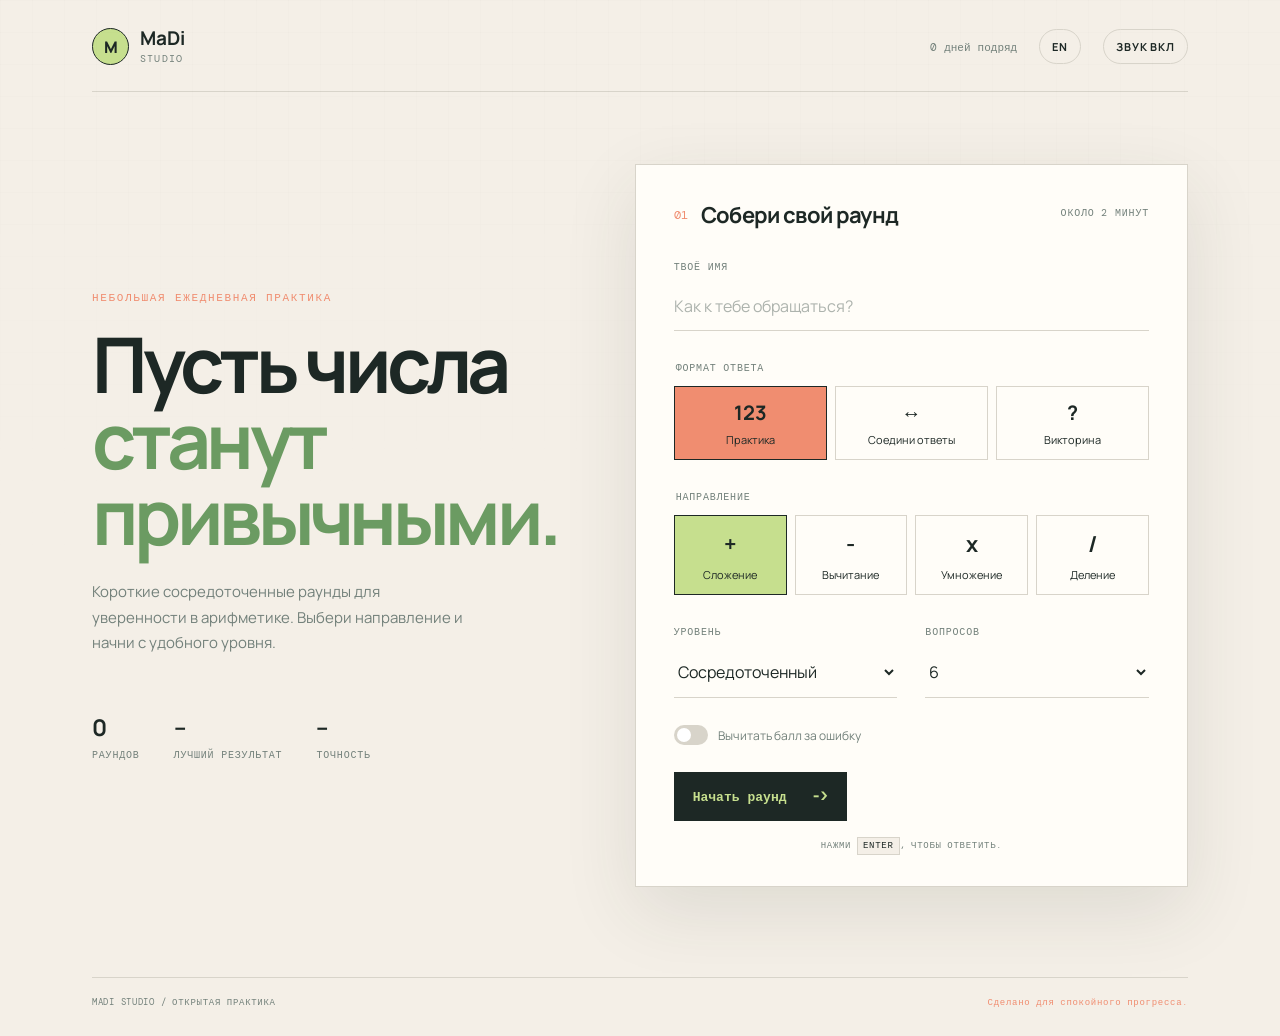
<file: index.html>
<!doctype html>
<html lang="ru">
<head>
  <meta charset="UTF-8" />
  <meta name="viewport" content="width=device-width, initial-scale=1" />
  <meta name="theme-color" content="#f4efe7" />
  <meta name="description" content="Calm arithmetic practice in the browser: short rounds of addition, subtraction, multiplication and division." />
  <title>MaDi Studio | Arithmetic practice</title>
  <link rel="icon" href="assets/images/madi_favicon.png" />
  <link rel="apple-touch-icon" href="assets/icons/android/android-launchericon-192-192.png" />
  <link rel="manifest" href="manifest.json" />
  <link rel="stylesheet" href="css/reimagined.css" />
</head>
<body>
  <div class="app-shell">
    <header class="topbar">
      <a class="brand" href="./" aria-label="MaDi Studio home"><span class="brand-mark">M</span><span><strong>MaDi</strong><small>studio</small></span></a>
      <div class="topbar-actions">
        <span class="streak" id="streakLabel">0 day streak</span>
        <button class="icon-button" id="languageToggle" type="button">EN</button>
        <button class="icon-button" id="soundToggle" type="button" aria-label="Toggle sound" title="Toggle sound">Sound on</button>
      </div>
    </header>
    <main>
      <section class="view setup-view" id="setupView" aria-labelledby="setupTitle">
        <div class="intro-copy">
          <p class="eyebrow" id="introEyebrow">A small daily practice</p>
          <h1 id="setupTitle"><span id="titleLead">Make numbers</span><br /><em id="titleEm">feel natural.</em></h1>
          <p class="intro-text" id="introText">Short, focused rounds for building arithmetic confidence. Choose a lane and start where you are.</p>
          <div class="mini-stats" aria-label="Your progress">
            <div><strong id="sessionCount">0</strong><span id="sessionsLabel">sessions</span></div>
            <div><strong id="bestScore">--</strong><span id="bestScoreLabel">best score</span></div>
            <div><strong id="accuracyStat">--</strong><span id="accuracyLabel">accuracy</span></div>
          </div>
        </div>
        <form class="setup-panel" id="setupForm">
          <div class="panel-heading">
            <div><span class="step-number">01</span><h2 id="buildTitle">Build your round</h2></div>
            <span class="panel-note" id="panelNote">about 2 min</span>
          </div>
          <label class="field-label" id="nameLabel" for="playerName">Your name</label>
          <input class="text-input" id="playerName" maxlength="24" placeholder="What should we call you?" autocomplete="name" />
          <fieldset>
            <legend id="modeLegend">Answer mode</legend>
            <div class="mode-grid">
              <label class="mode-card"><input type="radio" name="mode" value="practice" checked /><strong>123</strong><span id="modePractice">Practice</span></label>
              <label class="mode-card"><input type="radio" name="mode" value="match" /><strong>&harr;</strong><span id="modeMatch">Match answers</span></label>
              <label class="mode-card"><input type="radio" name="mode" value="quiz" /><strong>?</strong><span id="modeQuiz">Quiz</span></label>
            </div>
          </fieldset>
          <fieldset>
            <legend id="operationLegend">Practice lane</legend>
            <div class="choice-grid" id="operationChoices">
              <label class="choice-card"><input type="radio" name="operation" value="addition" checked /><span class="choice-symbol">+</span><span id="additionLabel">Addition</span></label>
              <label class="choice-card"><input type="radio" name="operation" value="subtraction" /><span class="choice-symbol">-</span><span id="subtractionLabel">Subtraction</span></label>
              <label class="choice-card"><input type="radio" name="operation" value="multiplication" /><span class="choice-symbol">x</span><span id="multiplicationLabel">Multiply</span></label>
              <label class="choice-card"><input type="radio" name="operation" value="division" /><span class="choice-symbol">/</span><span id="divisionLabel">Divide</span></label>
            </div>
          </fieldset>
          <div class="field-row">
            <div class="field-group">
              <label class="field-label" id="levelLabel" for="difficulty">Level</label>
              <select class="text-input" id="difficulty">
                <option value="very_easy">Warm up</option>
                <option value="easy">Steady</option>
                <option value="medium" selected>Focused</option>
                <option value="hard">Stretch</option>
                <option value="very_hard">Challenge</option>
              </select>
            </div>
            <div class="field-group">
              <label class="field-label" id="questionsLabel" for="questionCount">Questions</label>
              <select class="text-input" id="questionCount">
                <option value="6">6</option>
                <option value="7">7</option>
                <option value="8">8</option>
                <option value="9">9</option>
                <option value="10">10</option>
                <option value="12">12</option>
              </select>
            </div>
          </div>
          <label class="switch-row">
            <input type="checkbox" id="negativeMarking" />
            <span class="switch"></span>
            <span id="negativeLabel">Subtract a point for wrong answers</span>
          </label>
          <button class="primary-button" type="submit"><span id="startLabel">Start a round</span> <span>-></span></button>
          <p class="form-hint" id="formHint">Press <kbd>Enter</kbd> to submit each answer.</p>
        </form>
      </section>
      <section class="view countdown-view" id="countdownView" hidden>
        <p class="eyebrow" id="countdownEyebrow">Get ready</p>
        <div class="countdown-number" id="countdownNumber">3</div>
        <p id="countdownText">Clear desk. Clear mind.</p>
      </section>
      <section class="view practice-view" id="practiceView" hidden aria-labelledby="practiceTitle">
        <div class="practice-header">
          <div>
            <p class="eyebrow" id="practiceTitle">Focused round</p>
            <h2 id="operationTitle">Addition</h2>
          </div>
          <div class="progress-copy">
            <span id="questionProgress">1 / 6</span>
            <div class="progress-track"><span id="progressBar"></span></div>
          </div>
        </div>
        <div class="practice-layout">
          <div class="problem-panel">
            <span class="problem-label" id="problemLabel">Solve this</span>
            <div class="problem" id="problemText">12 + 8</div>
            <div class="answer-row">
              <input id="answerInput" type="number" inputmode="numeric" autocomplete="off" aria-label="Your answer" />
              <div class="answer-options" id="answerOptions"></div>
              <button class="primary-button" id="submitAnswer" type="button"><span id="checkLabel">Check</span> <span>Enter</span></button>
            </div>
            <p class="feedback" id="feedback" role="status"></p>
          </div>
          <aside class="session-sidebar">
            <div class="side-stat"><span id="scoreLabel">Score</span><strong id="liveScore">0</strong></div>
            <div class="side-stat"><span id="timeLabel">Time</span><strong id="timer">00:00</strong></div>
            <div class="side-stat"><span id="liveAccuracyLabel">Accuracy</span><strong id="liveAccuracy">--</strong></div>
            <button class="text-button" id="quitRound" type="button">End round</button>
          </aside>
        </div>
      </section>
      <section class="view result-view" id="resultView" hidden aria-labelledby="resultTitle">
        <div class="result-hero">
          <p class="eyebrow" id="resultEyebrow">Round complete</p>
          <h1 id="resultTitle"><span id="resultNice">Nice work, </span><span id="resultName">friend</span>.</h1>
          <div class="score-ring"><strong id="resultScore">8</strong><span id="pointsLabel">points</span></div>
          <p id="resultMessage">A little practice goes a long way.</p>
        </div>
        <div class="result-grid">
          <div><span id="resultAccuracyLabel">Accuracy</span><strong id="resultAccuracy">80%</strong></div>
          <div><span id="resultTimeLabel">Time</span><strong id="resultTime">00:42</strong></div>
          <div><span id="resultCorrectLabel">Correct</span><strong id="resultCorrect">8 / 10</strong></div>
        </div>
        <div class="result-actions">
          <button class="primary-button" id="sameRound" type="button"><span id="againLabel">Play again</span> <span>-></span></button>
          <button class="secondary-button" id="newRound" type="button">Change setup</button>
        </div>
        <div class="review-list" id="reviewList"></div>
      </section>
    </main>
    <footer><span id="footerLeft">MADI STUDIO / OPEN PRACTICE</span><span id="footerRight">Built for calm progress.</span></footer>
  </div>
  <script src="js/reimagined.js"></script>
</body>
</html>
</file>
<file: css/reimagined.css>
@import url('https://fonts.googleapis.com/css2?family=DM+Mono:wght@400;500&family=Manrope:wght@400;500;600;700;800&display=swap');
.mode-grid{display:grid;grid-template-columns:repeat(3,1fr);gap:8px}.mode-card{border:1px solid var(--line);padding:12px 8px;display:flex;flex-direction:column;align-items:center;gap:6px;font-size:10px;cursor:pointer;text-align:center}.mode-card input{display:none}.mode-card:has(input:checked){background:var(--coral);border-color:var(--ink)}.mode-card strong{font-size:20px}.answer-options{display:none;grid-template-columns:repeat(2,1fr);gap:8px;flex:1}.answer-options button{border:1px solid var(--line);background:var(--paper);padding:12px;font-weight:700}.answer-options button:hover,.answer-options button:focus{background:var(--lime);border-color:var(--ink)}.practice-view[data-mode="match"] .answer-options,.practice-view[data-mode="quiz"] .answer-options{display:grid}.practice-view[data-mode="match"] #answerInput,.practice-view[data-mode="match"] #submitAnswer,.practice-view[data-mode="quiz"] #answerInput,.practice-view[data-mode="quiz"] #submitAnswer{display:none}.practice-view[data-mode="match"] .problem-label:after{content:' / connect the answer'}.practice-view[data-mode="quiz"] .problem-label:after{content:' / choose one'}.language-ru .practice-view[data-mode="match"] .problem-label:after{content:' / соедини ответ'}.language-ru .practice-view[data-mode="quiz"] .problem-label:after{content:' / выбери вариант'}.language-ru .choice-card,.language-ru .mode-card{font-size:11px}@media(max-width:480px){.mode-grid{grid-template-columns:1fr 1fr 1fr}.answer-options{width:100%}}

:root{--ink:#1d2825;--muted:#73817b;--paper:#f4efe7;--panel:#fffdf8;--lime:#c6df8e;--coral:#f08d70;--line:#d8d4ca;--shadow:0 24px 70px rgba(48,54,42,.11)}
*{box-sizing:border-box}body{margin:0;background:var(--paper);color:var(--ink);font-family:Manrope,sans-serif;min-width:320px}body:before{content:'';position:fixed;inset:0;pointer-events:none;opacity:.22;background-image:linear-gradient(rgba(29,40,37,.05) 1px,transparent 1px),linear-gradient(90deg,rgba(29,40,37,.05) 1px,transparent 1px);background-size:32px 32px;mask-image:linear-gradient(to bottom,black,transparent 75%)}button,input,select{font:inherit}button{cursor:pointer}button:focus-visible,input:focus-visible,select:focus-visible{outline:3px solid var(--coral);outline-offset:3px}.app-shell{max-width:1180px;margin:auto;padding:28px 42px;min-height:100vh;display:flex;flex-direction:column}.topbar{display:flex;justify-content:space-between;align-items:center;padding-bottom:26px;border-bottom:1px solid var(--line)}.brand{display:flex;align-items:center;gap:11px;color:inherit;text-decoration:none}.brand-mark{display:grid;place-items:center;width:37px;height:37px;border:1.5px solid var(--ink);border-radius:50%;font-weight:800;background:var(--lime)}.brand strong{display:block;font-size:19px;line-height:1}.brand small{display:block;color:var(--muted);font-family:'DM Mono',monospace;font-size:10px;letter-spacing:.12em;text-transform:uppercase;margin-top:4px}.topbar-actions{display:flex;align-items:center;gap:22px}.streak{font-family:'DM Mono',monospace;font-size:11px;color:var(--muted)}.icon-button,.text-button{border:0;background:transparent;color:var(--ink);font-size:11px;font-weight:700;letter-spacing:.08em;text-transform:uppercase}.icon-button{padding:9px 12px;border:1px solid var(--line);border-radius:99px}.view{animation:rise .45s ease both}main{flex:1}.setup-view{display:grid;grid-template-columns:minmax(280px,.9fr) minmax(420px,1.1fr);gap:90px;align-items:center;padding:72px 0 90px}.eyebrow{font-family:'DM Mono',monospace;color:var(--coral);font-size:11px;letter-spacing:.15em;text-transform:uppercase;margin:0 0 22px}.intro-copy h1{font-size:clamp(44px,6vw,78px);line-height:.99;letter-spacing:-.06em;margin:0 0 25px}.intro-copy h1 em{font-style:normal;color:#6b9b62}.intro-text{max-width:380px;color:var(--muted);line-height:1.7;font-size:15px}.mini-stats{display:flex;gap:34px;margin-top:55px}.mini-stats div{display:flex;flex-direction:column;gap:5px}.mini-stats strong{font-size:23px}.mini-stats span,.field-label,legend,.form-hint,.panel-note{font-family:'DM Mono',monospace;font-size:10px;text-transform:uppercase;letter-spacing:.08em;color:var(--muted)}.setup-panel{background:var(--panel);border:1px solid var(--line);box-shadow:var(--shadow);padding:35px 38px}.panel-heading{display:flex;justify-content:space-between;align-items:flex-start;margin-bottom:30px}.panel-heading>div{display:flex;gap:13px;align-items:center}.step-number{font-family:'DM Mono',monospace;color:var(--coral);font-size:12px}.panel-heading h2{font-size:22px;margin:0;letter-spacing:-.03em}.panel-note{padding-top:6px}.field-label,legend{display:block;margin-bottom:9px;font-weight:500}.text-input{width:100%;padding:13px 0;border:0;border-bottom:1px solid var(--line);background:transparent;color:var(--ink);border-radius:0}.text-input:focus{border-color:var(--ink);outline:0}.text-input::placeholder{color:#adb3ad}fieldset{border:0;padding:0;margin:30px 0}legend{margin-bottom:12px}.choice-grid{display:grid;grid-template-columns:repeat(4,1fr);gap:8px}.choice-card{border:1px solid var(--line);padding:13px 8px 12px;display:flex;flex-direction:column;align-items:center;gap:8px;font-size:11px;cursor:pointer;transition:.2s}.choice-card input{display:none}.choice-card:has(input:checked){border-color:var(--ink);background:var(--lime)}.choice-symbol{font-size:22px;font-weight:700}.field-row{display:grid;grid-template-columns:1fr 1fr;gap:28px}.switch-row{display:flex;align-items:center;gap:10px;font-size:12px;color:var(--muted);margin:27px 0;cursor:pointer}.switch-row input{display:none}.switch{width:34px;height:20px;background:var(--line);border-radius:99px;position:relative}.switch:after{content:'';position:absolute;width:14px;height:14px;top:3px;left:3px;background:#fff;border-radius:50%;transition:.2s}.switch-row input:checked+.switch{background:var(--coral)}.switch-row input:checked+.switch:after{left:17px}.primary-button,.secondary-button{border:0;padding:16px 19px;font-weight:800;font-size:13px;display:inline-flex;justify-content:space-between;gap:25px;align-items:center;transition:transform .2s,background .2s}.primary-button{background:var(--ink);color:#fff}.primary-button:hover{transform:translateY(-2px);background:#3d524a}.primary-button span{font-family:'DM Mono',monospace;color:var(--lime)}.form-hint{text-align:center;margin:18px 0 0;font-size:9px}.form-hint kbd{border:1px solid var(--line);padding:3px 5px;background:var(--paper);color:var(--ink)}[hidden]{display:none!important}.countdown-view{text-align:center;padding:18vh 0}.countdown-number{font-size:clamp(130px,23vw,250px);font-weight:800;letter-spacing:-.1em;line-height:1;color:var(--lime);text-shadow:5px 5px var(--ink);animation:pulse .8s ease infinite}.countdown-view p:last-child{font-family:'DM Mono',monospace;color:var(--muted);font-size:11px;text-transform:uppercase}.practice-view{padding:60px 0}.practice-header{display:flex;justify-content:space-between;align-items:end;border-bottom:1px solid var(--line);padding-bottom:25px}.practice-header h2{font-size:40px;letter-spacing:-.06em;margin:0}.progress-copy{width:210px;font-family:'DM Mono',monospace;font-size:11px;color:var(--muted);text-align:right}.progress-track{height:4px;background:var(--line);margin-top:9px}.progress-track span{display:block;height:100%;width:10%;background:var(--coral);transition:width .3s}.practice-layout{display:grid;grid-template-columns:1fr 210px;gap:35px;margin-top:55px}.problem-panel{background:var(--panel);border:1px solid var(--line);padding:clamp(30px,6vw,75px);box-shadow:var(--shadow)}.problem-label{font-family:'DM Mono',monospace;color:var(--muted);font-size:10px;text-transform:uppercase;letter-spacing:.1em}.problem{font-size:clamp(62px,10vw,130px);font-weight:800;letter-spacing:-.09em;margin:42px 0 55px}.answer-row{display:flex;gap:14px}.answer-row input{width:150px;border:0;border-bottom:2px solid var(--ink);background:transparent;font-size:28px;padding:10px 0;outline:0}.answer-row .primary-button{width:150px}.feedback{height:20px;font-size:12px;margin:22px 0 0}.feedback.good{color:#59934e}.feedback.bad{color:var(--coral)}.session-sidebar{border-left:1px solid var(--line);padding-left:30px;display:flex;flex-direction:column;gap:35px}.side-stat{display:flex;flex-direction:column;gap:7px}.side-stat span{font-family:'DM Mono',monospace;text-transform:uppercase;color:var(--muted);font-size:10px}.side-stat strong{font-size:25px}.session-sidebar .text-button{margin-top:auto;text-align:left;color:var(--coral);padding:0}.result-view{padding:65px 0}.result-hero{border-bottom:1px solid var(--line);padding-bottom:45px}.result-hero h1{font-size:clamp(42px,7vw,80px);letter-spacing:-.07em;margin:0 0 35px}.result-hero h1 span{color:#6b9b62}.score-ring{width:142px;height:142px;border:2px solid var(--ink);border-radius:50%;background:var(--lime);display:flex;flex-direction:column;align-items:center;justify-content:center;box-shadow:9px 9px 0 var(--coral)}.score-ring strong{font-size:42px;line-height:1}.score-ring span{font-family:'DM Mono',monospace;font-size:9px;text-transform:uppercase;margin-top:5px}.result-hero>p:last-child{color:var(--muted);margin-top:32px}.result-grid{display:grid;grid-template-columns:repeat(3,1fr);border-bottom:1px solid var(--line);padding:30px 0}.result-grid div{display:flex;flex-direction:column;gap:7px;border-right:1px solid var(--line);padding-left:22px}.result-grid div:first-child{padding-left:0}.result-grid div:last-child{border:0}.result-grid span{font-family:'DM Mono',monospace;color:var(--muted);font-size:10px;text-transform:uppercase}.result-grid strong{font-size:23px}.result-actions{display:flex;gap:12px;margin:32px 0}.secondary-button{background:transparent;border:1px solid var(--line);color:var(--ink)}.review-list{display:grid;grid-template-columns:repeat(auto-fill,minmax(160px,1fr));gap:8px}.review-item{padding:15px;border:1px solid var(--line);background:rgba(255,253,248,.55);display:flex;justify-content:space-between;font-family:'DM Mono',monospace;font-size:12px}.review-item.correct{border-left:3px solid #7aae68}.review-item.wrong{border-left:3px solid var(--coral)}footer{border-top:1px solid var(--line);padding-top:18px;display:flex;justify-content:space-between;color:var(--muted);font-family:'DM Mono',monospace;font-size:9px;letter-spacing:.08em}footer span:last-child{color:var(--coral)}@keyframes rise{from{opacity:0;transform:translateY(12px)}to{opacity:1;transform:none}}@keyframes pulse{50%{transform:scale(1.03)}}@media(max-width:800px){.app-shell{padding:20px}.setup-view{grid-template-columns:1fr;gap:45px;padding:55px 0}.mini-stats{margin-top:35px}.practice-layout{grid-template-columns:1fr}.session-sidebar{border:0;border-top:1px solid var(--line);padding:25px 0 0;display:grid;grid-template-columns:repeat(3,1fr);gap:15px}.session-sidebar .text-button{grid-column:1/-1;margin-top:5px}.practice-header{align-items:start;gap:20px}.practice-header h2{font-size:31px}.progress-copy{width:150px}.problem{margin:35px 0 45px}.result-view{padding-top:45px}}@media(max-width:480px){.topbar-actions{gap:8px}.streak{display:none}.setup-panel{padding:25px 20px}.choice-grid{grid-template-columns:repeat(2,1fr)}.field-row{gap:14px}.answer-row{flex-direction:column}.answer-row input,.answer-row .primary-button{width:100%}.result-grid strong{font-size:18px}.result-actions{flex-direction:column}.result-actions button{width:100%}footer{gap:12px;flex-direction:column}}
.answer-options.mode-quiz{display:grid;grid-template-columns:repeat(2,1fr);gap:10px;flex:1}
.answer-options.mode-match{display:flex;flex-direction:column;gap:8px;flex:1;max-width:220px}
.quiz-option,.match-option{border:1px solid var(--line);background:var(--paper);padding:12px;font-weight:700;text-align:left;display:flex;align-items:center;gap:10px}
.quiz-option .option-letter{width:28px;height:28px;border:1px solid var(--ink);border-radius:50%;display:grid;place-items:center;font-family:'DM Mono',monospace;font-size:11px;background:var(--lime)}
.match-option{justify-content:center;border-radius:999px;background:#fff;letter-spacing:.02em}
.match-option:hover,.quiz-option:hover,.match-option:focus,.quiz-option:focus{background:var(--lime);border-color:var(--ink)}
.practice-view[data-mode="match"] .problem:after{content:' → ?';color:var(--coral)}
.practice-view[data-mode="quiz"] .problem-panel{background:linear-gradient(180deg,#fffdf8 0%,#f7f1e6 100%)}
</file>
